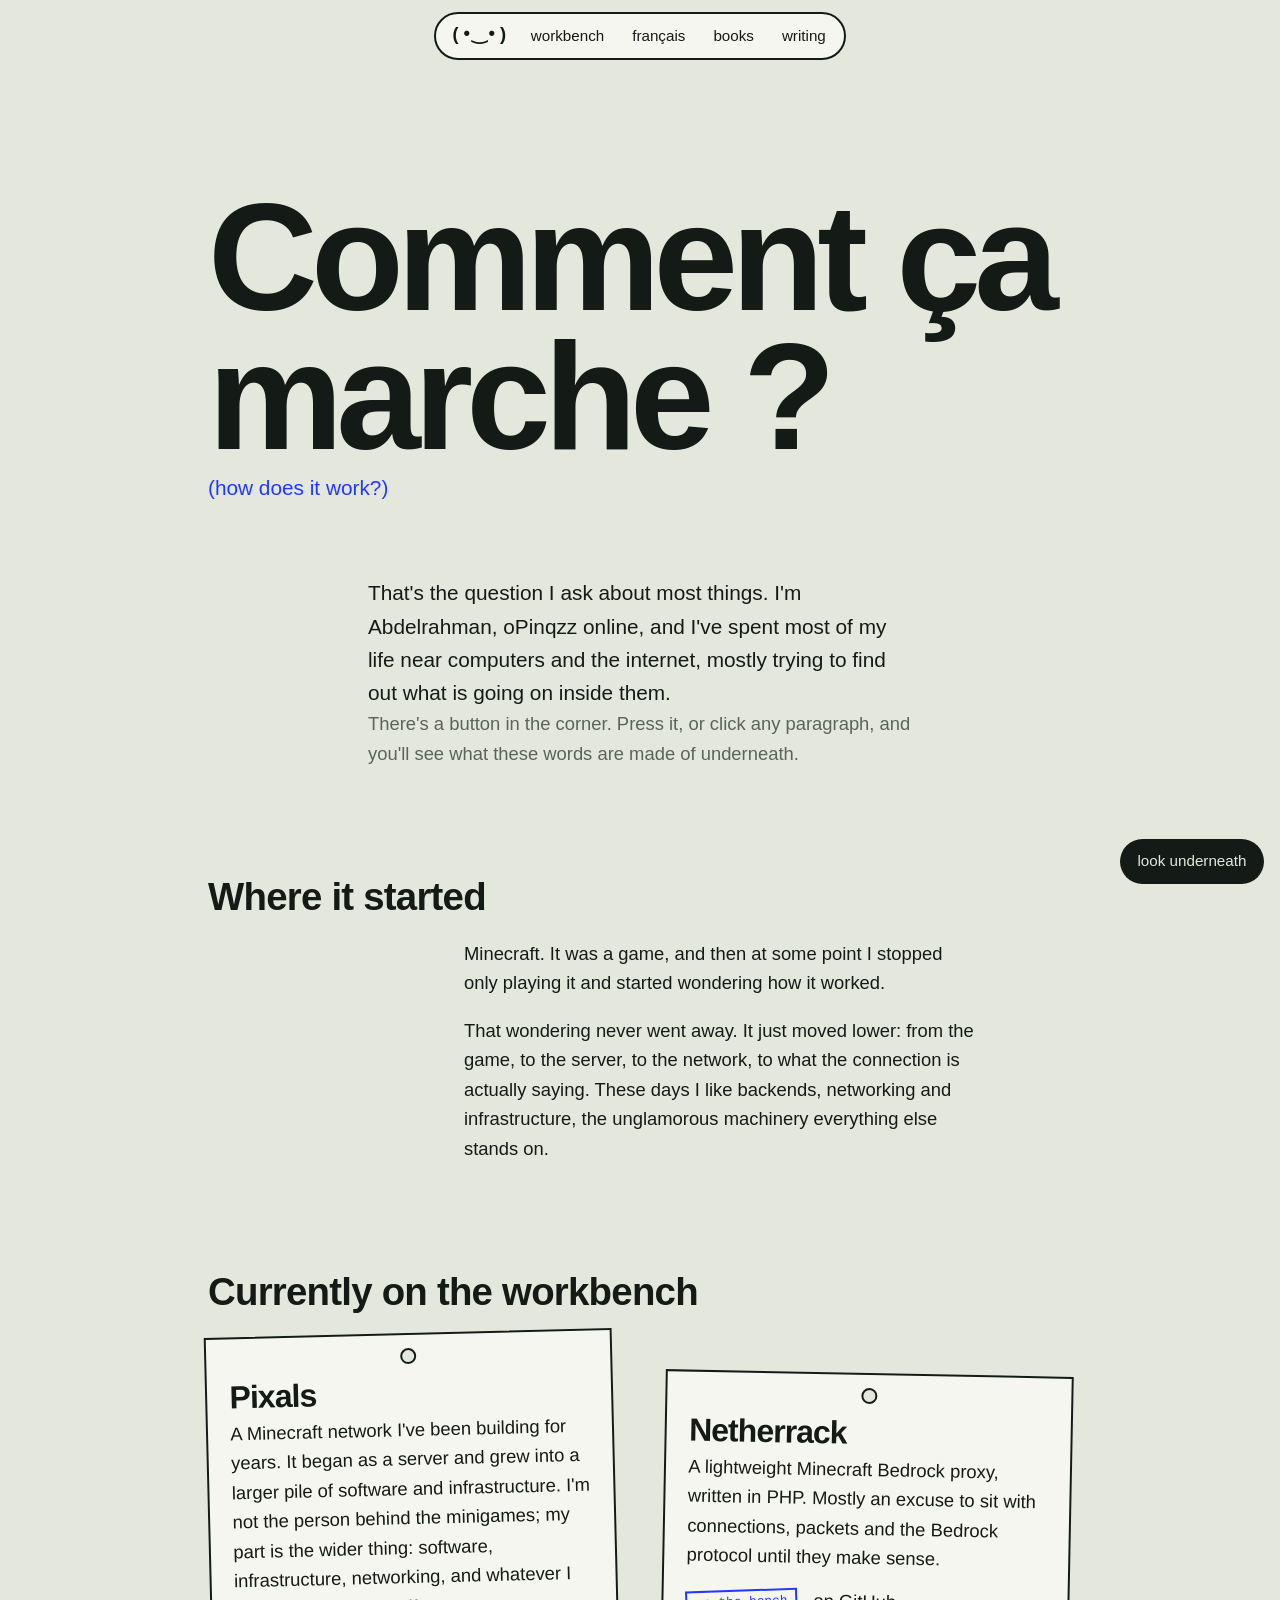
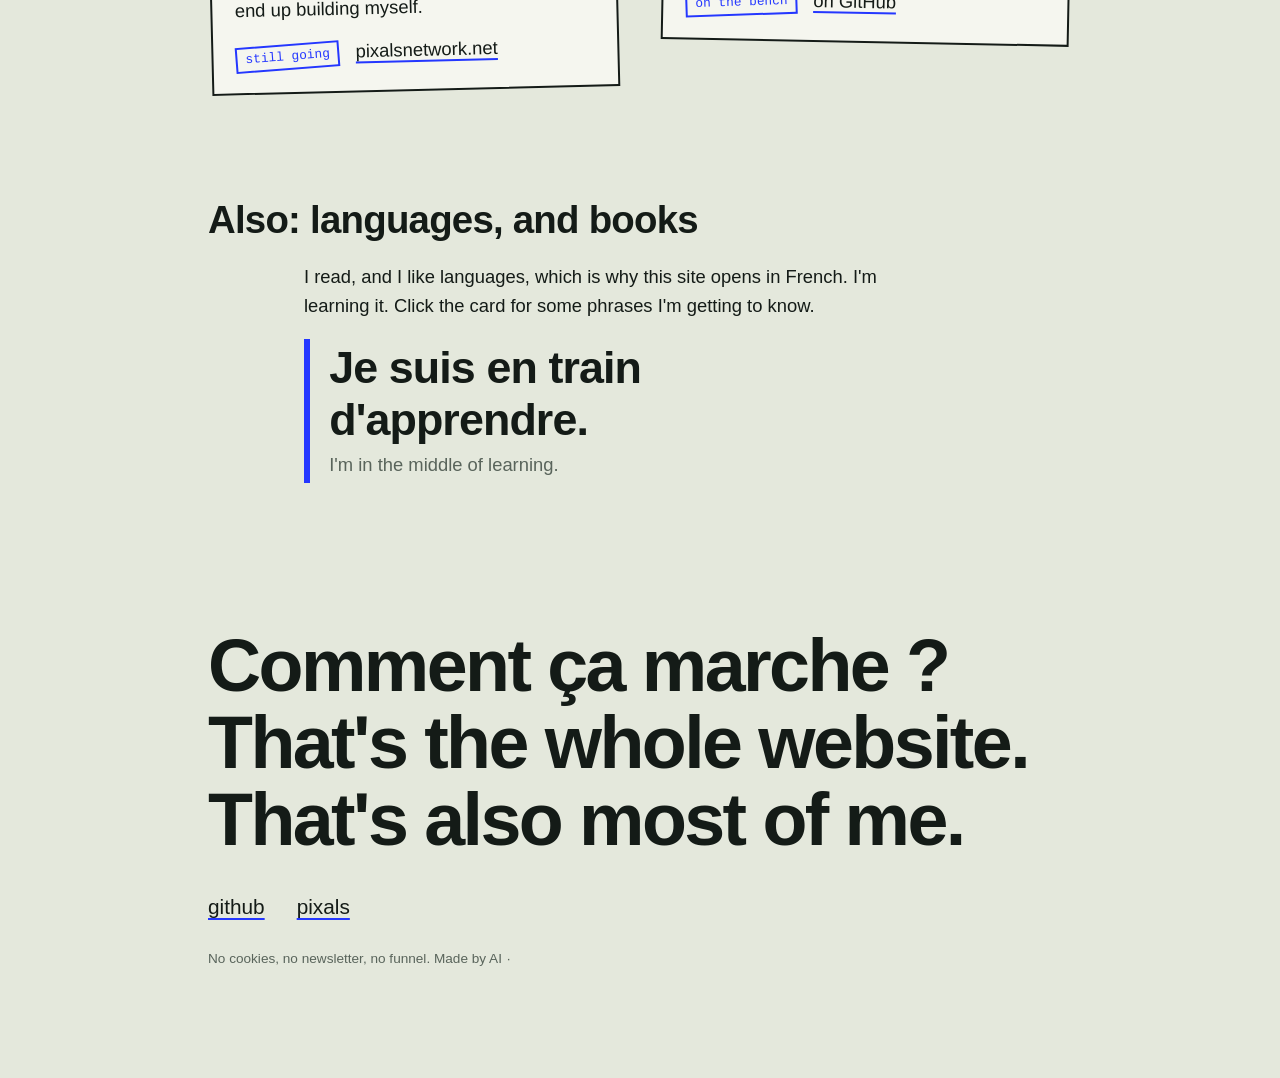
<file: index.html>
<!DOCTYPE html>
<html lang="en">
<head>
<meta charset="utf-8">
<meta name="viewport" content="width=device-width, initial-scale=1, viewport-fit=cover">
<title>comment ça marche ? — oPinqzz</title>
<meta name="description" content="Abdelrahman, online as oPinqzz. A small corner of the internet about how things work.">
<link rel="stylesheet" href="style.css">
</head>
<body data-page="home">
<header class="nav"><nav aria-label="Site">
  <a class="face" href="#top" aria-label="oPinqzz, top of page"></a>
  <a href="#workbench">workbench</a><a href="#francais">français</a><a href="books.html">books</a><a href="writing.html">writing</a>
</nav></header>
<div class="wrap" id="top">

<main>
<h1 class="u">Comment ça marche&nbsp;?</h1>
<p class="gloss">(how does it work?)</p>

<p class="intro u">That's the question I ask about most things. I'm Abdelrahman, oPinqzz online, and I've spent most of my life near computers and the internet, mostly trying to find out what is going on inside them.</p>
<p class="intro"><span class="u">There's a button in the corner. Press it, or click any paragraph, and you'll see what these words are made of underneath.</span> <span class="small" id="cap"></span></p>

<h2 class="u">Where it started</h2>
<div class="where">
  <p class="u">Minecraft. It was a game, and then at some point I stopped only playing it and started wondering how it worked.</p>
  <p class="u">That wondering never went away. It just moved lower: from the game, to the server, to the network, to what the connection is actually saying. These days I like backends, networking and infrastructure, the unglamorous machinery everything else stands on.</p>
</div>

<h2 class="u" id="workbench">Currently on the workbench</h2>
<div class="bench">
  <article class="tag">
    <h3>Pixals</h3>
    <p class="u">A Minecraft network I've been building for years. It began as a server and grew into a larger pile of software and infrastructure. I'm not the person behind the minigames; my part is the wider thing: software, infrastructure, networking, and whatever I end up building myself.</p>
    <span class="stamp">still going</span> &nbsp; <a href="https://pixalsnetwork.net">pixalsnetwork.net</a>
  </article>
  <article class="tag">
    <h3>Netherrack</h3>
    <p class="u">A lightweight Minecraft Bedrock proxy, written in PHP. Mostly an excuse to sit with connections, packets and the Bedrock protocol until they make sense.</p>
    <span class="stamp">on the bench</span> &nbsp; <a href="https://github.com/PixalsNetwork/Netherrack">on GitHub</a>
  </article>
</div>

<h2 class="u" id="francais">Also: languages, and books</h2>
<div class="fr">
  <p class="u">I read, and I like languages, which is why this site opens in French. I'm learning it. Click the card for some phrases I'm getting to know.</p>
  <button class="card" id="card" type="button" aria-live="polite"><b>Je suis en train d'apprendre.</b><span>I'm in the middle of learning.</span></button>
</div>

<div class="end">
  <p class="big u">Comment ça marche&nbsp;? That's the whole website. That's also most of me.</p>
  <div class="links"><a href="https://github.com/PixalsNetwork/Netherrack">github</a><a href="https://pixalsnetwork.net">pixals</a></div>
  <p class="small">No cookies, no newsletter, no funnel. Made by AI<button id="door" type="button" aria-label="Open admin panel">·</button></p>
</div>
</main>
</div>



<button id="sw" type="button" aria-pressed="false">look underneath</button>

<script>
(function(){
  var enc=new TextEncoder();
  function hex(s){return Array.from(enc.encode(s)).map(function(b){return b.toString(16).padStart(2,'0')}).join(' ')}
  var us=Array.prototype.slice.call(document.querySelectorAll('.u'));
  us.forEach(function(e){
    var t=e.textContent.replace(/\s+/g,' ').trim();
    e.textContent='';
    var o=document.createElement('span');o.className='o';o.textContent=t;
    var h=document.createElement('span');h.className='h';h.setAttribute('aria-hidden','true');h.textContent=hex(t);
    e.appendChild(o);e.appendChild(h);
    e.addEventListener('click',function(){e.classList.toggle('x')});
  });
  var sw=document.getElementById('sw'),cap=document.getElementById('cap'),on=false;
  sw.addEventListener('click',function(){
    on=!on;
    us.forEach(function(e){e.classList.toggle('x',on)});
    document.body.classList.toggle('all',on);
    sw.setAttribute('aria-pressed',on);
    sw.textContent=on?'come back up':'look underneath';
    cap.textContent=on?'utf-8: every letter is a number. the rest is agreement.':'';
  });
  var phrases=[
    ["Je suis en train d'apprendre.","I'm in the middle of learning."],
    ["Ça marche.","Works for me. (Also: it works.)"],
    ["Pourquoi pas ?","Why not?"],
    ["Je ne sais pas encore.","I don't know yet."]
  ],i=0,card=document.getElementById('card');
  card.addEventListener('click',function(){
    i=(i+1)%phrases.length;
    card.querySelector('b').textContent=phrases[i][0];
    card.querySelector('span').textContent=phrases[i][1];
  });

  console.log('comment ça marche ? you looked. good.');
})();
</script>
<script src="site.js"></script>
</body>
</html>
</file>
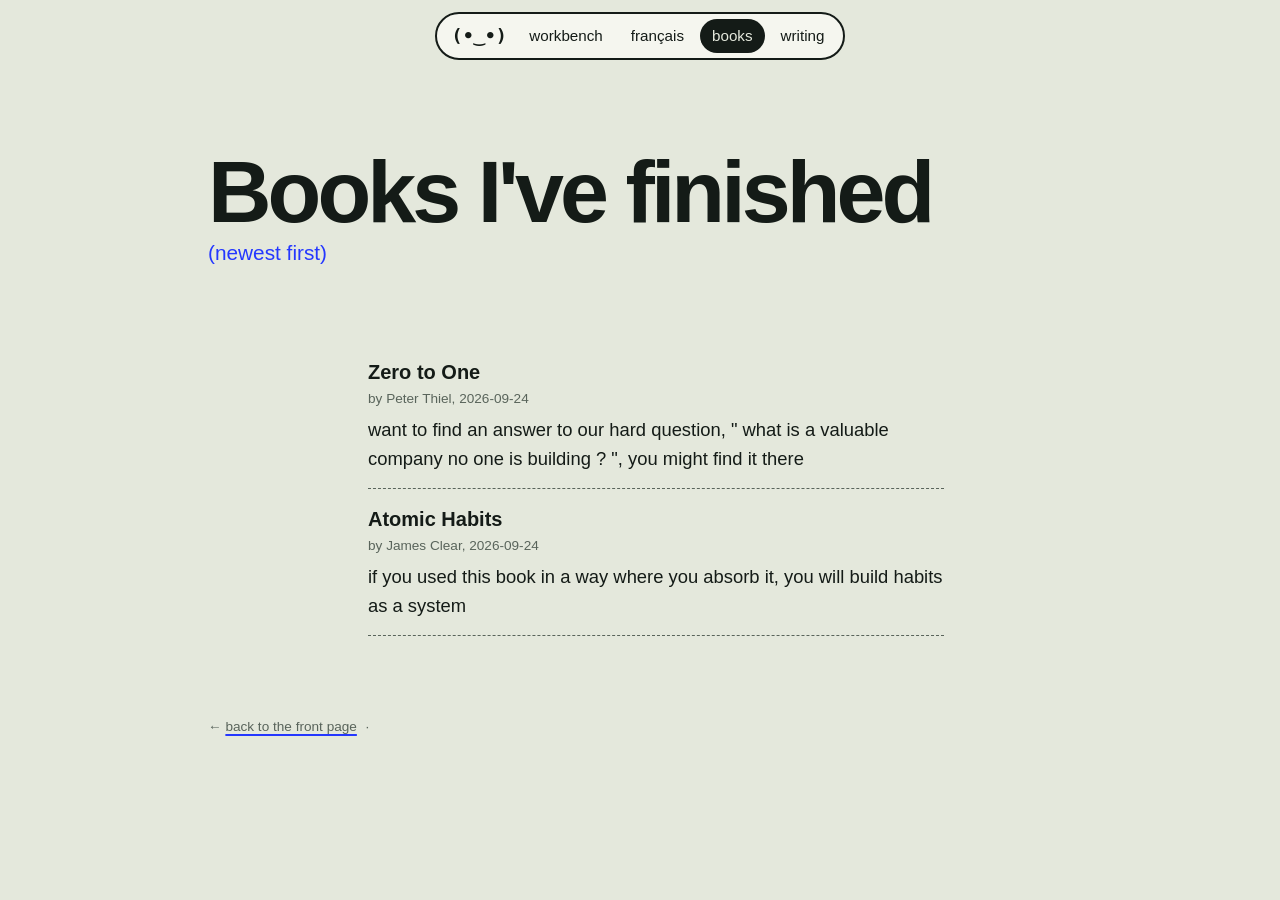
<file: books.html>
<!DOCTYPE html>
<html lang="en">
<head>
<meta charset="utf-8">
<meta name="viewport" content="width=device-width, initial-scale=1, viewport-fit=cover">
<title>Books I've finished — oPinqzz</title>
<link rel="stylesheet" href="style.css">
</head>
<body data-page="books">
<header class="nav"><nav aria-label="Site">
  <a class="face" href="index.html" aria-label="oPinqzz, front page"></a>
  <a href="index.html#workbench">workbench</a><a href="index.html#francais">français</a><a href="books.html" aria-current="page">books</a><a href="writing.html">writing</a>
</nav></header>
<div class="wrap">
<main>
<h1 class="pg">Books I've finished</h1>
<p class="gloss">(newest first)</p>
<ul id="shelf" class="shelf"></ul>
</main>
<p class="small" style="margin-top:5rem">← <a href="index.html">back to the front page</a> <button id="door" type="button" aria-label="Open admin panel">·</button></p>
</div>
<script src="site.js"></script>
</body>
</html>
</file>
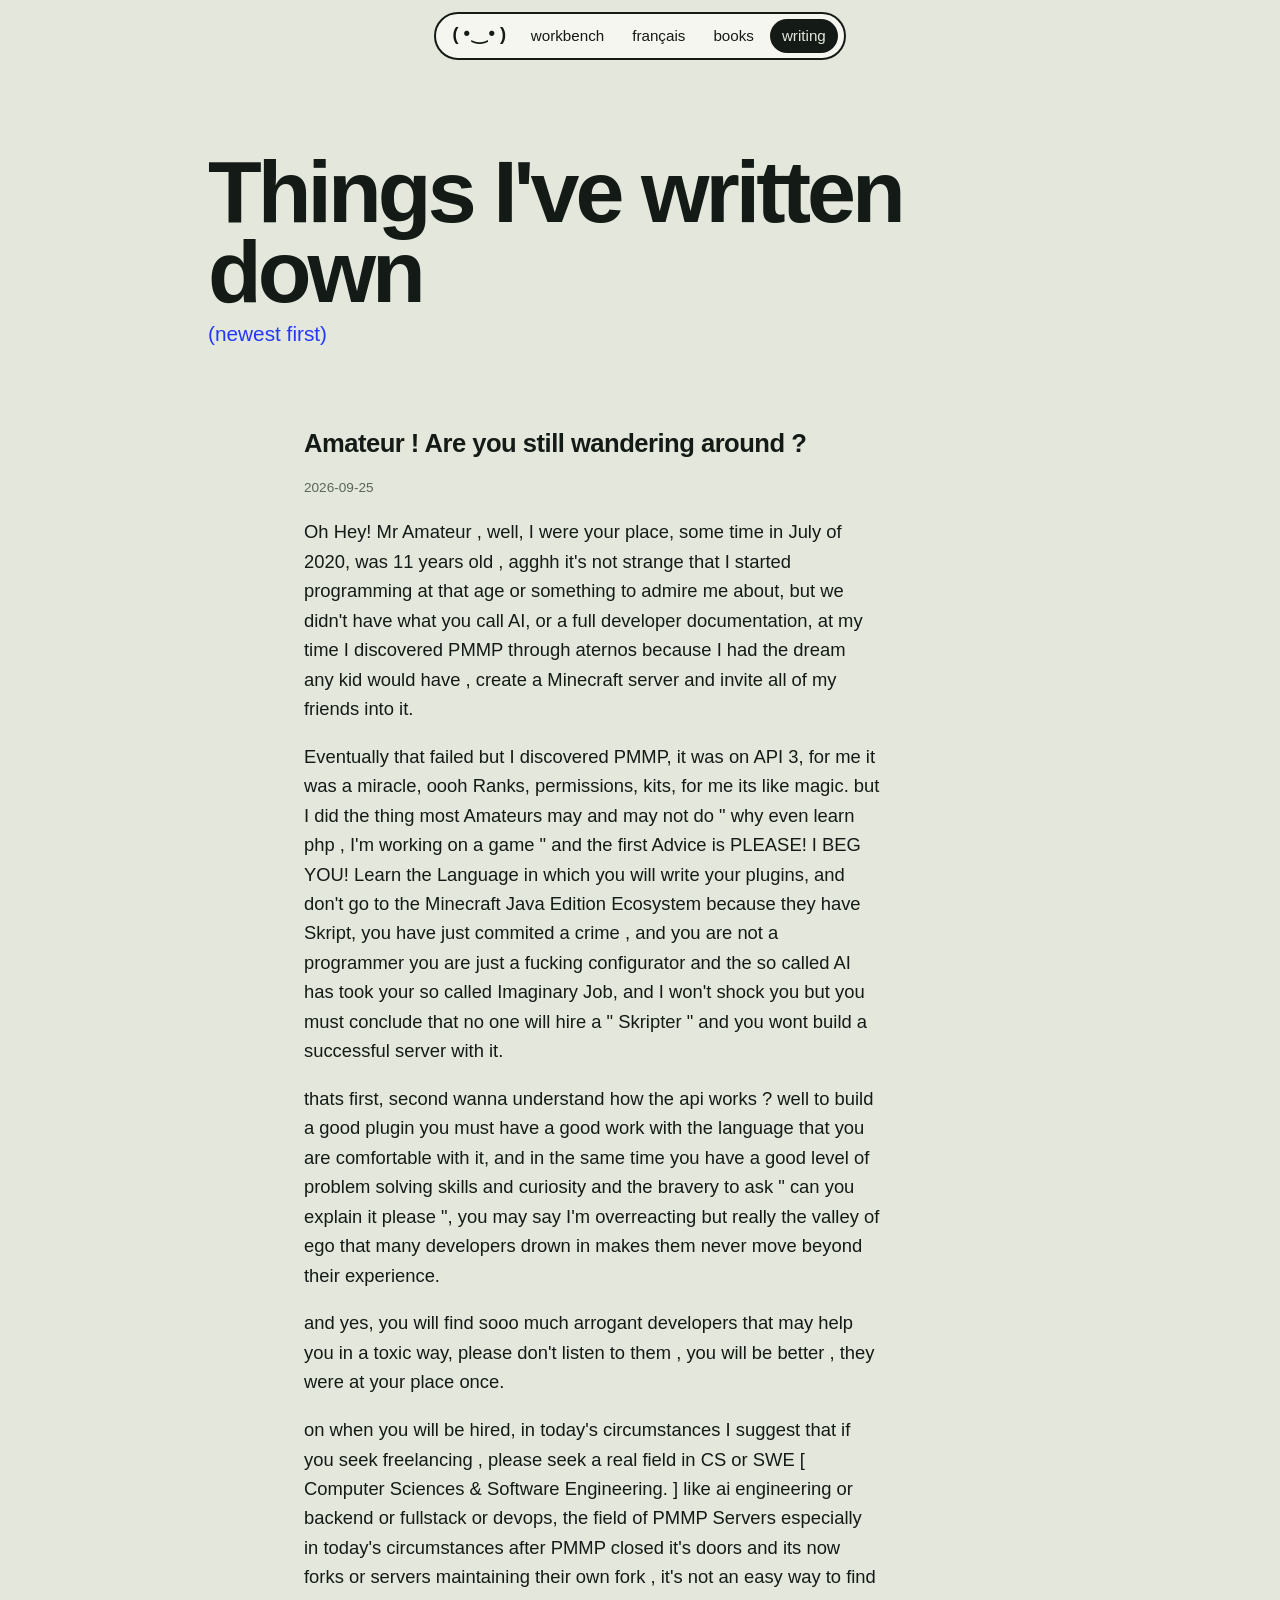
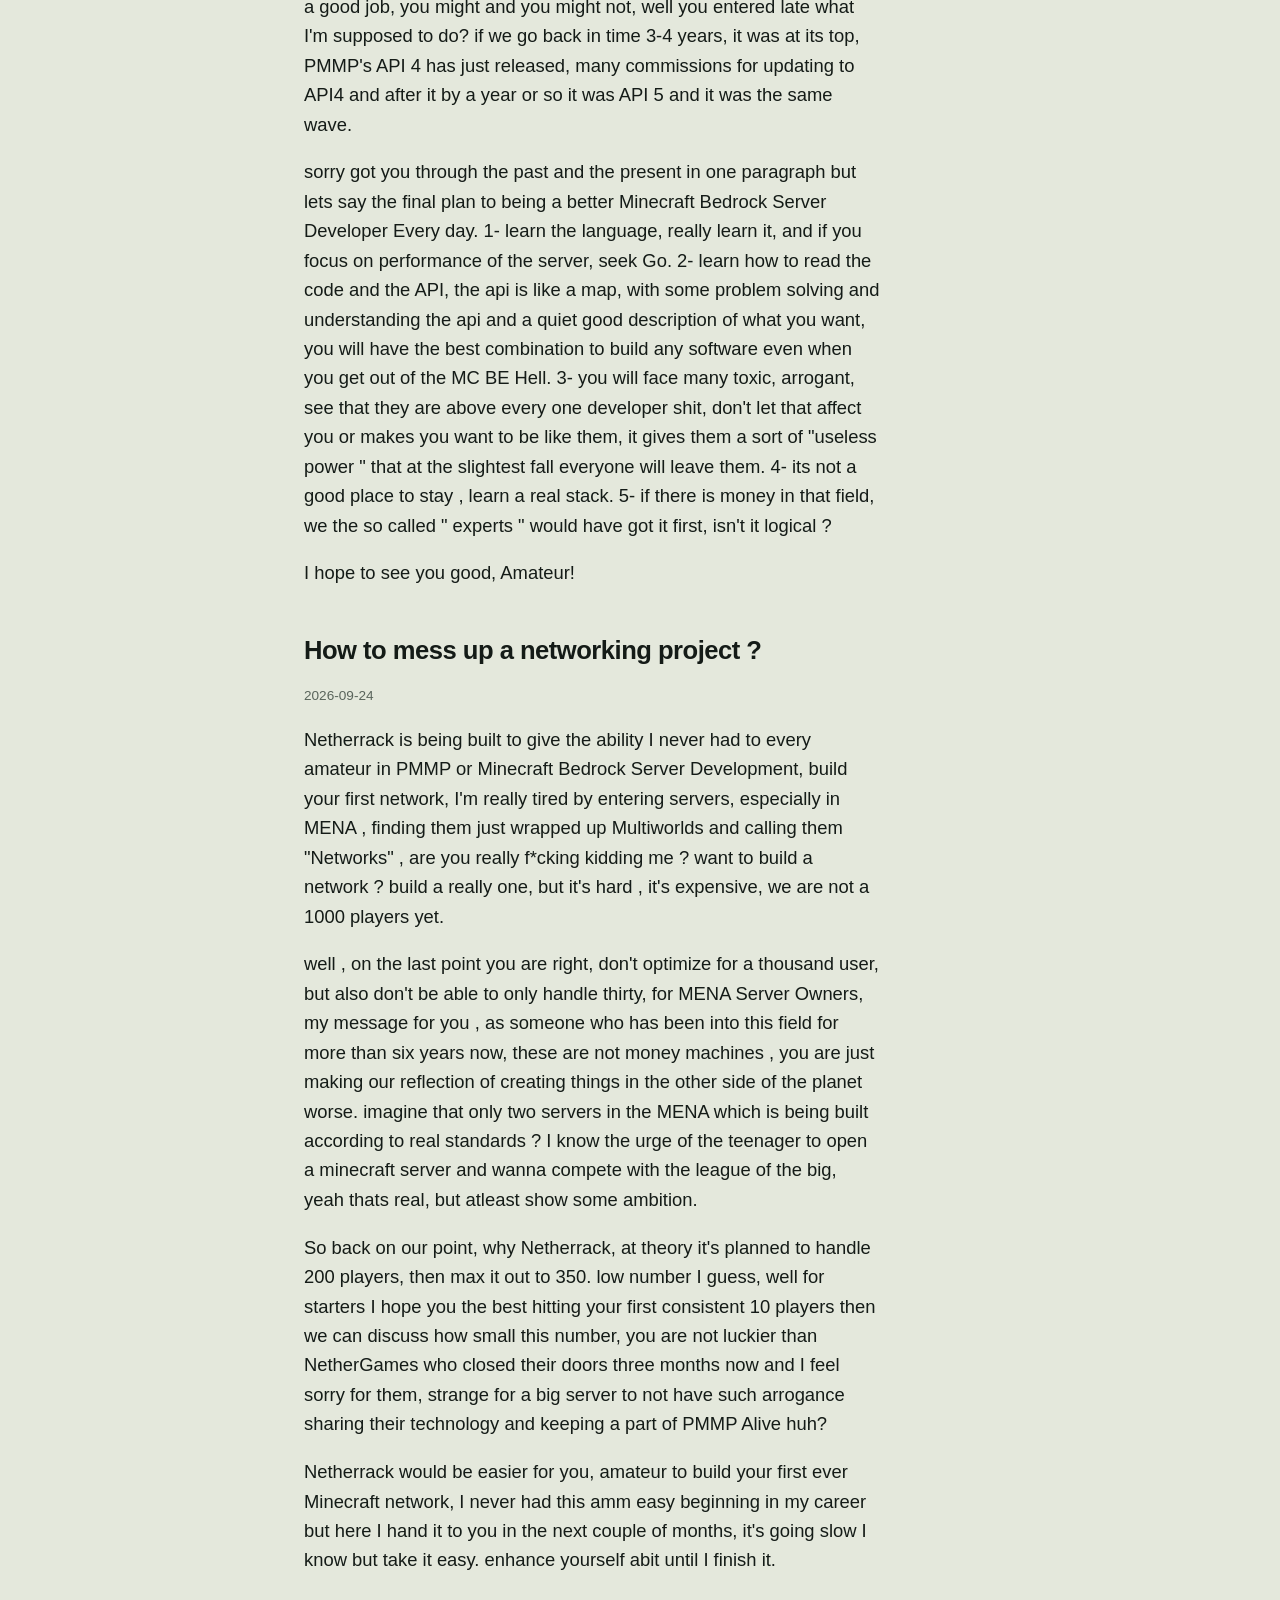
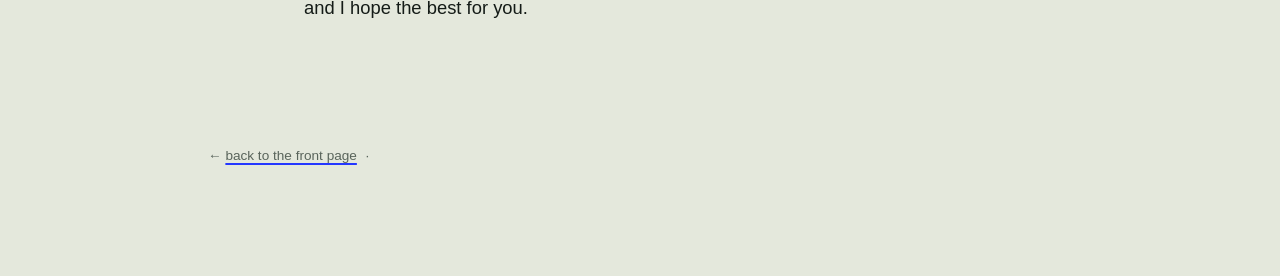
<file: writing.html>
<!DOCTYPE html>
<html lang="en">
<head>
<meta charset="utf-8">
<meta name="viewport" content="width=device-width, initial-scale=1, viewport-fit=cover">
<title>Things I've written down — oPinqzz</title>
<link rel="stylesheet" href="style.css">
</head>
<body data-page="writing">
<header class="nav"><nav aria-label="Site">
  <a class="face" href="index.html" aria-label="oPinqzz, front page"></a>
  <a href="index.html#workbench">workbench</a><a href="index.html#francais">français</a><a href="books.html">books</a><a href="writing.html" aria-current="page">writing</a>
</nav></header>
<div class="wrap">
<main>
<h1 class="pg">Things I've written down</h1>
<p class="gloss">(newest first)</p>
<div id="posts"></div>
</main>
<p class="small" style="margin-top:5rem">← <a href="index.html">back to the front page</a> <button id="door" type="button" aria-label="Open admin panel">·</button></p>
</div>
<script src="site.js"></script>
</body>
</html>
</file>
<file: style.css>
:root{
  --bg:#e4e8dc;--paper:#f5f6ef;--ink:#141b17;--dim:#59645b;--blue:#2437ff;
  --sans:"Gill Sans","Gill Sans MT","Trebuchet MS",Verdana,sans-serif;
  --mono:ui-monospace,"SF Mono",Menlo,Consolas,monospace;
  box-sizing:border-box;padding-top:env(safe-area-inset-top,0px);padding-bottom:env(safe-area-inset-bottom,0px);
}
html{scroll-padding-top:env(safe-area-inset-top,0px)}
*,*::before,*::after{box-sizing:inherit}
body{margin:0;background:var(--bg);color:var(--ink);font-family:var(--sans);font-size:1.15rem;line-height:1.6;transition:background .3s,color .3s}
body.all{--bg:#0f1512;--paper:#18211c;--ink:#b9f2cd;--dim:#6f9580;--blue:#8f9bff;font-family:var(--mono)}
::selection{background:var(--blue);color:var(--bg)}
a{color:inherit;text-decoration-color:var(--blue);text-decoration-thickness:2px;text-underline-offset:.2em}
a:hover{color:var(--blue)}
:focus-visible{outline:3px solid var(--blue);outline-offset:3px}
.wrap{max-width:60rem;margin:0 auto;padding:1.25rem clamp(1.1rem,5vw,3rem) 6rem}
.small{font-size:.85rem;color:var(--dim)}
.u{cursor:help}
.u .h{display:none;word-break:break-all;font-family:var(--mono);font-size:.8em;line-height:1.5}
.u.x .h{display:inline}
.u.x .o{position:absolute;width:1px;height:1px;overflow:hidden;clip-path:inset(50%)}

h1{margin:clamp(3rem,12vh,7rem) 0 .25rem;font-size:clamp(3rem,12.5vw,9.5rem);line-height:.92;letter-spacing:-.045em;font-weight:800}
h1.x{font-size:clamp(1.3rem,4vw,2.2rem);letter-spacing:0;line-height:1.4}
.gloss{margin:0 0 clamp(2.5rem,8vh,5rem);font-size:1.3rem;color:var(--blue)}
.intro{max-width:34rem;margin:0 0 0 clamp(0rem,14vw,10rem);font-size:1.3rem}
.intro+.intro{color:var(--dim);font-size:1.15rem}

h2{margin:clamp(4rem,12vh,8rem) 0 1.25rem;font-size:clamp(1.6rem,4vw,2.4rem);line-height:1.1;letter-spacing:-.02em}
.where{max-width:32rem;margin-left:clamp(0rem,22vw,16rem)}
.where p{margin:0 0 1em}

/* workbench */
.bench{display:grid;grid-template-columns:1fr 1fr;gap:2.5rem 3rem;align-items:start}
.tag{position:relative;background:var(--paper);border:2px solid var(--ink);padding:2.6rem 1.4rem 1.4rem;transform:rotate(-1.4deg);transition:transform .2s}
.tag:nth-child(2){transform:rotate(1.1deg) translateY(2.5rem)}
.tag:hover{transform:rotate(0) translateY(-4px)}
.tag::before{content:"";position:absolute;top:.8rem;left:50%;margin-left:-.5rem;width:1rem;height:1rem;border-radius:50%;border:2px solid var(--ink);background:var(--bg)}
.tag h3{margin:0 0 .4rem;font-size:2rem;letter-spacing:-.03em;line-height:1}
.tag p{margin:.4rem 0 .9rem}
.stamp{display:inline-block;border:2px solid var(--blue);color:var(--blue);padding:.05rem .5rem;font-family:var(--mono);font-size:.8rem;transform:rotate(-3deg)}

/* french */
.fr{max-width:36rem;margin-left:clamp(0rem,8vw,6rem)}
.card{display:block;width:100%;text-align:left;font:inherit;color:inherit;background:none;border:0;border-left:6px solid var(--blue);padding:.2rem 0 .2rem 1.2rem;cursor:pointer}
.card b{display:block;font-size:clamp(1.8rem,5vw,2.8rem);line-height:1.15;letter-spacing:-.02em}
.card span{display:block;color:var(--dim);margin-top:.3rem}
.card:hover b{color:var(--blue)}

/* end */
.end{margin-top:clamp(5rem,16vh,10rem)}
.end p.big{margin:0;font-size:clamp(2rem,7vw,4.6rem);line-height:1.05;letter-spacing:-.035em;font-weight:800;max-width:14em}
.links{display:flex;gap:2rem;flex-wrap:wrap;margin:2rem 0 1.5rem;font-size:1.3rem}

/* nav */
.nav{position:sticky;top:env(safe-area-inset-top,0px);z-index:4;display:flex;justify-content:center;padding:.75rem 1rem 0;pointer-events:none}
.nav nav{pointer-events:auto;display:flex;align-items:center;gap:.25rem;max-width:100%;background:var(--paper);border:2px solid var(--ink);border-radius:2rem;padding:.3rem .4rem .3rem .9rem;overflow-x:auto;scrollbar-width:none}
.nav nav::-webkit-scrollbar{display:none}
.face{font-family:var(--mono);font-weight:700;color:var(--ink);text-decoration:none;white-space:nowrap;margin-right:.4rem}
.face::after{content:"(•‿•)"}
.face:hover::after{content:"(•o•)"}
.nav a:not(.face){font-size:.95rem;text-decoration:none;padding:.3rem .75rem;border-radius:1.5rem;white-space:nowrap}
.nav a:not(.face):hover{background:var(--blue);color:#fff}

/* shelf + writing */
.shelf{list-style:none;margin:0;padding:0;max-width:36rem;margin-left:clamp(0rem,14vw,10rem)}
.shelf li{padding:.9rem 0;border-bottom:1px dashed var(--dim)}
.shelf b{font-size:1.25rem}.shelf .small{display:block}
.shelf p{margin:.3rem 0 0}
.post{max-width:36rem;margin-left:clamp(0rem,8vw,6rem);padding-bottom:1.5rem}
.post h3{margin:0;font-size:1.6rem;letter-spacing:-.02em}
.empty{color:var(--dim);font-style:italic}
#door{background:none;border:0;color:var(--dim);font:inherit;cursor:pointer;padding:0 .3rem}
#door:hover{color:var(--blue)}

/* admin */
#admin{position:fixed;inset:0;z-index:9;background:rgba(10,14,12,.6);overflow-y:auto;padding:1rem}
#admin[hidden]{display:none}
.pnl{max-width:34rem;margin:2vh auto;background:var(--paper);color:var(--ink);border:2px solid var(--ink);padding:1.2rem;font-family:var(--sans)}
.ph{display:flex;justify-content:space-between;align-items:center;margin-bottom:1rem}
.pnl label{display:block;margin:.7rem 0 .2rem;font-size:.9rem;color:var(--dim)}
.pnl input,.pnl textarea,.pnl select{width:100%;font:inherit;font-size:1rem;background:var(--bg);color:var(--ink);border:1px solid var(--ink);padding:.45rem .6rem}
.pnl textarea{min-height:8rem}
.pnl button{font:inherit;background:var(--ink);color:var(--bg);border:0;padding:.5rem 1rem;margin-top:.8rem;cursor:pointer}
.pnl button.ghost{background:none;color:var(--ink);border:1px solid var(--ink)}
.pnl .row{display:flex;gap:.5rem;flex-wrap:wrap}
.pnl h4{margin:1.4rem 0 .3rem}
.pnl ul{list-style:none;margin:0;padding:0}
.pnl li{display:flex;justify-content:space-between;gap:1rem;padding:.4rem 0;border-bottom:1px dashed var(--dim)}
.pnl li button{margin:0;padding:.1rem .5rem;background:none;color:var(--ink);border:1px solid var(--ink)}
#pmsg{min-height:1.5em;margin-top:.8rem;color:var(--blue)}

/* switch */
#sw{position:fixed;right:max(1rem,env(safe-area-inset-right,0px));bottom:calc(1rem + env(safe-area-inset-bottom,0px));font:inherit;font-size:.95rem;background:var(--ink);color:var(--bg);border:0;border-radius:2rem;padding:.65rem 1.1rem;cursor:pointer;z-index:5}
#sw:hover{background:var(--blue);color:#fff}
#cap{min-height:1.5em}

@media (max-width:720px){
  body{font-size:1.05rem}
  .intro,.where,.fr{margin-left:0}
  .bench{grid-template-columns:1fr}
  .tag:nth-child(2){transform:rotate(1.1deg)}
  .shelf,.post{margin-left:0}
}
@media (prefers-reduced-motion:reduce){*{transition:none!important}}

.nav a[aria-current]{background:var(--ink);color:var(--bg)}
h1.pg{margin-top:clamp(2.5rem,8vh,5rem);font-size:clamp(2.4rem,9vw,5.5rem)}
</file>
